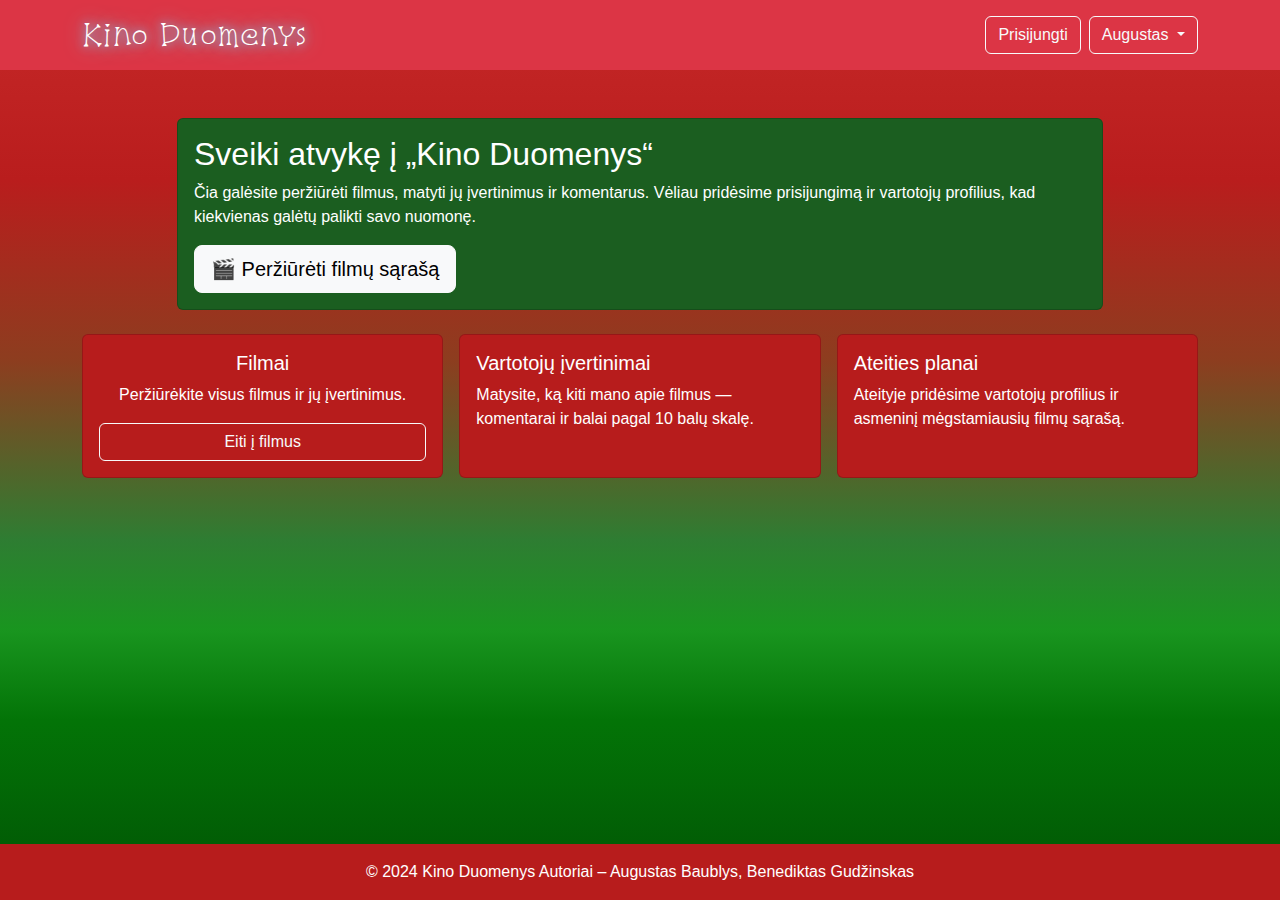
<file: Index.html>
<!doctype html>
<html lang="lt">
<head>
    <meta charset="utf-8">
    <meta name="viewport" content="width=device-width, initial-scale=1">
    <title>Kino Duomenys</title>
    <link href="https://fonts.googleapis.com/css2?family=Snowburst+One&display=swap" rel="stylesheet">
    <link href="https://cdn.jsdelivr.net/npm/bootstrap@5.3.0/dist/css/bootstrap.min.css" rel="stylesheet">
    <link rel="stylesheet" href="Styles.css">
</head>
<body>

<header class="bg-danger p-3 mb-4">
    <div class="container d-flex justify-content-between align-items-center">

        <!-- Kairė pusė: logotipas -->
        <h1 class="h3 m-0">
            <a href="index.html" class="text-white text-decoration-none">Kino Duomenys</a>
        </h1>

        <!-- Dešinė pusė: prisijungimas -->
        <div class="d-flex gap-2">
            <a href="login.html" class="btn btn-outline-light">Prisijungti</a>

            <div class="dropdown">
                <button class="btn btn-outline-light dropdown-toggle" type="button"
                        id="userDropdown" data-bs-toggle="dropdown" aria-expanded="false">
                    Augustas
                </button>

                <ul class="dropdown-menu dropdown-menu-end" aria-labelledby="userDropdown">
                    <li><a class="dropdown-item" href="#">Mano profilis</a></li>
                    <li><a class="dropdown-item" href="#">Mano vertinimai</a></li>
                    <li><hr class="dropdown-divider"></li>
                    <li><a class="dropdown-item text-danger" href="#">Atsijungti</a></li>
                </ul>
            </div>
        </div>
    </div>
</header>

<main class="container mt-4">

    <!-- VIRŠUTINĖ ŽALIA KORTA -->
    <section class="row justify-content-center mb-4">
        <div class="col-lg-10">
            <div class="card card-green">
                <div class="card-body">
                    <h2 class="card-title">Sveiki atvykę į „Kino Duomenys“</h2>
                    <p class="card-text">
                        Čia galėsite peržiūrėti filmus, matyti jų įvertinimus ir komentarus.
                        Vėliau pridėsime prisijungimą ir vartotojų profilius, kad kiekvienas galėtų palikti savo nuomonę.
                    </p>
                    <a href="movies.html" class="btn btn-light btn-lg">
                        🎬 Peržiūrėti filmų sąrašą
                    </a>
                </div>
            </div>
        </div>
    </section>

    <!-- APATINĖS 3 RAUDONOS KORTELĖS -->
    <section class="row g-3">

        <!-- 1 kortelė -->
        <div class="col-md-4">
            <div class="card h-100 card-red">
                <div class="card-body text-center">
                    <h5 class="card-title">Filmai</h5>
                    <p class="card-text">
                        Peržiūrėkite visus filmus ir jų įvertinimus.
                    </p>
                    <a href="movies.html" class="btn btn-outline-light w-100">
                        Eiti į filmus
                    </a>
                </div>
            </div>
        </div>

        <!-- 2 kortelė -->
        <div class="col-md-4">
            <div class="card h-100 card-red">
                <div class="card-body">
                    <h5 class="card-title">Vartotojų įvertinimai</h5>
                    <p class="card-text">
                        Matysite, ką kiti mano apie filmus — komentarai ir balai pagal 10 balų skalę.
                    </p>
                </div>
            </div>
        </div>

        <!-- 3 kortelė -->
        <div class="col-md-4">
            <div class="card h-100 card-red">
                <div class="card-body">
                    <h5 class="card-title">Ateities planai</h5>
                    <p class="card-text">
                        Ateityje pridėsime vartotojų profilius ir asmeninį mėgstamiausių filmų sąrašą.
                    </p>
                </div>
            </div>
        </div>

    </section>
</main>

<footer class="text-center text-lg-start mt-4">
    <div class="text-center p-3">
        © 2024 Kino Duomenys Autoriai – Augustas Baublys, Benediktas Gudžinskas
    </div>
</footer>

<script src="https://cdn.jsdelivr.net/npm/bootstrap@5.3.0/dist/js/bootstrap.bundle.min.js"></script>
</body>
</html>
</file>
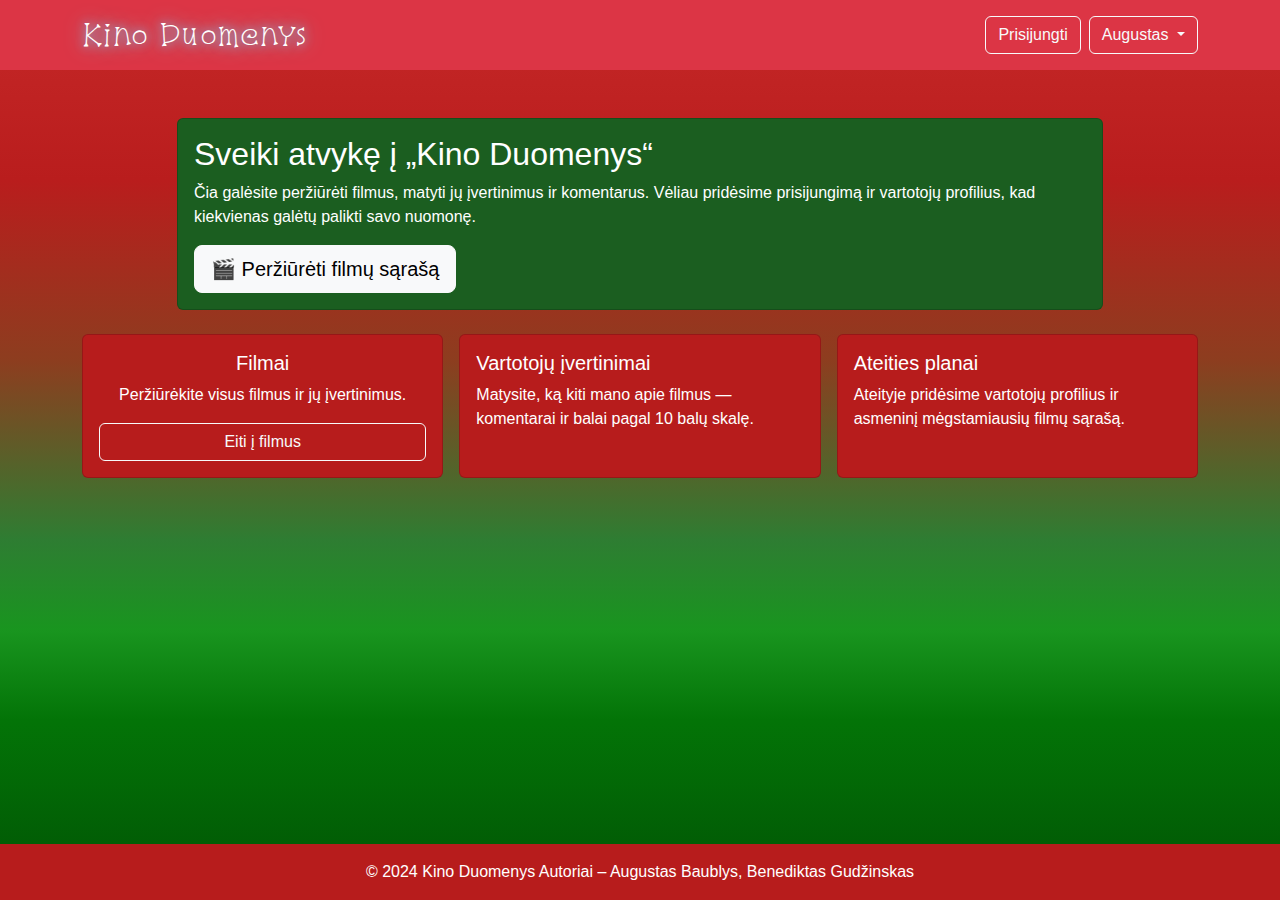
<file: TikHTMLAugio/Index.html>
<!doctype html>
<html lang="lt">
<head>
    <meta charset="utf-8">
    <meta name="viewport" content="width=device-width, initial-scale=1">
    <title>Kino Duomenys</title>
    <link href="https://fonts.googleapis.com/css2?family=Snowburst+One&display=swap" rel="stylesheet">
    <link href="https://cdn.jsdelivr.net/npm/bootstrap@5.3.0/dist/css/bootstrap.min.css" rel="stylesheet">
    <link rel="stylesheet" href="Styles.css">
</head>
<body>

<header class="bg-danger p-3 mb-4">
    <div class="container d-flex justify-content-between align-items-center">

        <!-- Kairė pusė: logotipas -->
        <h1 class="h3 m-0">
            <a href="index.html" class="text-white text-decoration-none">Kino Duomenys</a>
        </h1>

        <!-- Dešinė pusė: prisijungimas -->
        <div class="d-flex gap-2">
            <a href="login.html" class="btn btn-outline-light">Prisijungti</a>

            <div class="dropdown">
                <button class="btn btn-outline-light dropdown-toggle" type="button"
                        id="userDropdown" data-bs-toggle="dropdown" aria-expanded="false">
                    Augustas
                </button>

                <ul class="dropdown-menu dropdown-menu-end" aria-labelledby="userDropdown">
                    <li><a class="dropdown-item" href="#">Mano profilis</a></li>
                    <li><a class="dropdown-item" href="#">Mano vertinimai</a></li>
                    <li><hr class="dropdown-divider"></li>
                    <li><a class="dropdown-item text-danger" href="#">Atsijungti</a></li>
                </ul>
            </div>
        </div>
    </div>
</header>

<main class="container mt-4">

    <!-- VIRŠUTINĖ ŽALIA KORTA -->
    <section class="row justify-content-center mb-4">
        <div class="col-lg-10">
            <div class="card card-green">
                <div class="card-body">
                    <h2 class="card-title">Sveiki atvykę į „Kino Duomenys“</h2>
                    <p class="card-text">
                        Čia galėsite peržiūrėti filmus, matyti jų įvertinimus ir komentarus.
                        Vėliau pridėsime prisijungimą ir vartotojų profilius, kad kiekvienas galėtų palikti savo nuomonę.
                    </p>
                    <a href="movies.html" class="btn btn-light btn-lg">
                        🎬 Peržiūrėti filmų sąrašą
                    </a>
                </div>
            </div>
        </div>
    </section>

    <!-- APATINĖS 3 RAUDONOS KORTELĖS -->
    <section class="row g-3">

        <!-- 1 kortelė -->
        <div class="col-md-4">
            <div class="card h-100 card-red">
                <div class="card-body text-center">
                    <h5 class="card-title">Filmai</h5>
                    <p class="card-text">
                        Peržiūrėkite visus filmus ir jų įvertinimus.
                    </p>
                    <a href="movies.html" class="btn btn-outline-light w-100">
                        Eiti į filmus
                    </a>
                </div>
            </div>
        </div>

        <!-- 2 kortelė -->
        <div class="col-md-4">
            <div class="card h-100 card-red">
                <div class="card-body">
                    <h5 class="card-title">Vartotojų įvertinimai</h5>
                    <p class="card-text">
                        Matysite, ką kiti mano apie filmus — komentarai ir balai pagal 10 balų skalę.
                    </p>
                </div>
            </div>
        </div>

        <!-- 3 kortelė -->
        <div class="col-md-4">
            <div class="card h-100 card-red">
                <div class="card-body">
                    <h5 class="card-title">Ateities planai</h5>
                    <p class="card-text">
                        Ateityje pridėsime vartotojų profilius ir asmeninį mėgstamiausių filmų sąrašą.
                    </p>
                </div>
            </div>
        </div>

    </section>
</main>

<footer class="text-center text-lg-start mt-4">
    <div class="text-center p-3">
        © 2024 Kino Duomenys Autoriai – Augustas Baublys, Benediktas Gudžinskas
    </div>
</footer>

<script src="https://cdn.jsdelivr.net/npm/bootstrap@5.3.0/dist/js/bootstrap.bundle.min.js"></script>
</body>
</html>
</file>
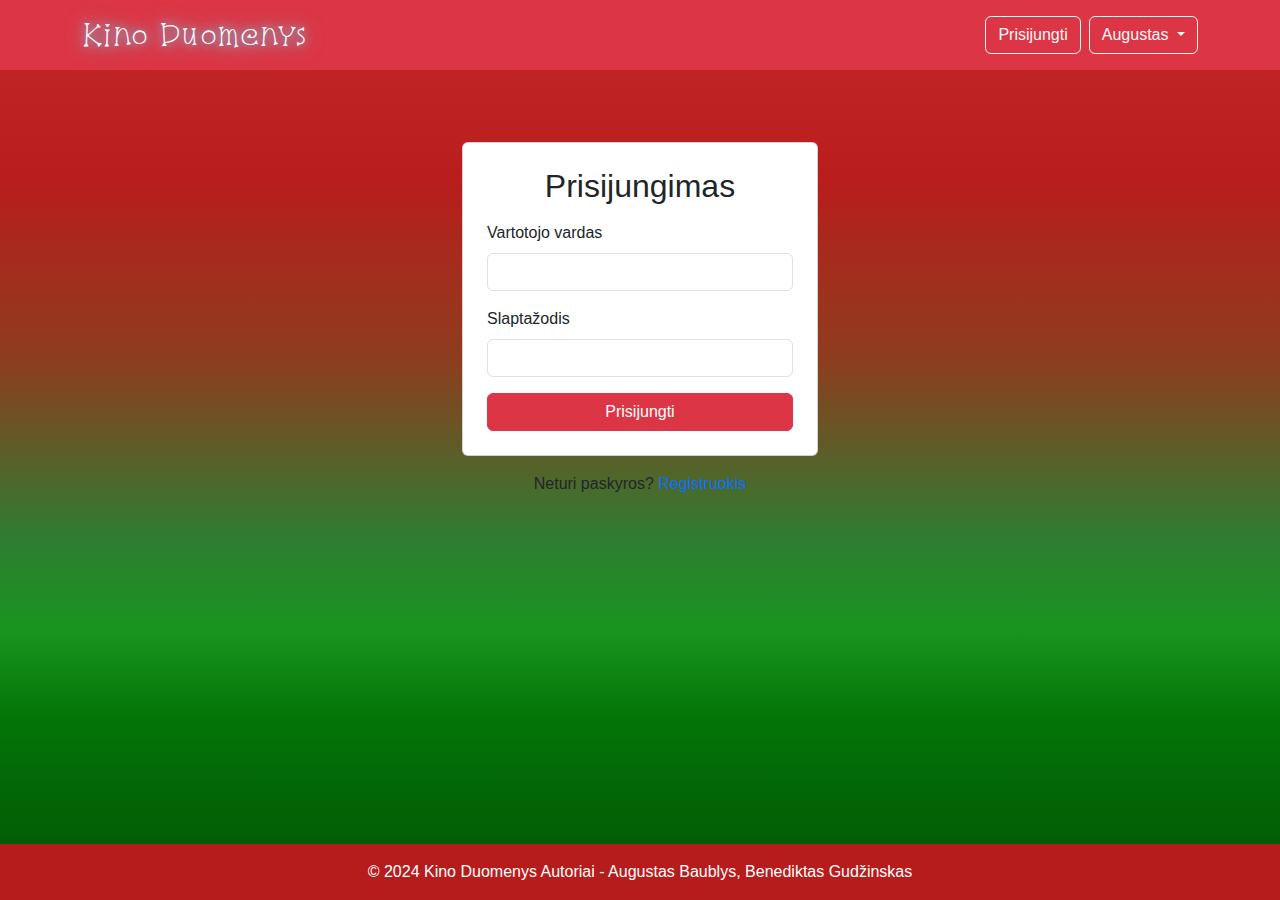
<file: login.html>
<!doctype html>
<html lang="lt">
<head>
    <meta charset="utf-8">
    <meta name="viewport" content="width=device-width, initial-scale=1">
    <title>Kino Duomenys – Prisijungimas</title>
    <link href="https://fonts.googleapis.com/css2?family=Snowburst+One&display=swap" rel="stylesheet">
    <link href="https://cdn.jsdelivr.net/npm/bootstrap@5.3.0/dist/css/bootstrap.min.css" rel="stylesheet">
    <link rel="stylesheet" href="Styles.css">
</head>
<body>
    <header class="bg-danger p-3 mb-4">
        <div class="container d-flex justify-content-between align-items-center">
            <!-- Kairė pusė -->
            <h1 class="h3 m-0">
                <a href="index.html" class="text-white text-decoration-none">Kino Duomenys</a>
            </h1>

            <!-- Dešinė pusė -->
            <div class="d-flex gap-2">
                <a href="login.html" class="btn btn-outline-light">Prisijungti</a>

                <div class="dropdown">
                    <button class="btn btn-outline-light dropdown-toggle" type="button"
                            id="userDropdown" data-bs-toggle="dropdown" aria-expanded="false">
                        Augustas
                    </button>
                    <ul class="dropdown-menu dropdown-menu-end" aria-labelledby="userDropdown">
                        <li><a class="dropdown-item" href="#">Mano profilis</a></li>
                        <li><a class="dropdown-item" href="#">Mano vertinimai</a></li>
                        <li><hr class="dropdown-divider"></li>
                        <li><a class="dropdown-item text-danger" href="logout.php">Atsijungti</a></li>
                    </ul>
                </div>
            </div>
        </div>
    </header>

    <!-- ČIA PRIDĖTAS MAIN -->
    <main class="container">
        <div class="row justify-content-center mt-5">
            <div class="col-md-4">
                <div class="card p-4">
                    <h2 class="mb-3 text-center">Prisijungimas</h2>

                    <!-- Čia vėliau darysi tikrą login formą -->
                    <form>
                        <div class="mb-3">
                            <label for="username" class="form-label">Vartotojo vardas</label>
                            <input type="text" id="username" class="form-control">
                        </div>
                        <div class="mb-3">
                            <label for="password" class="form-label">Slaptažodis</label>
                            <input type="password" id="password" class="form-control">
                        </div>
                        <button type="submit" class="btn btn-danger w-100">Prisijungti</button>
                    </form>

                </div>
            </div>
        </div>
        <p class="text-center mt-3">
             Neturi paskyros?
            <a href="register.html" class="text-decoration-none">Registruokis</a>
        </p>
    </main>
    <!-- MAIN PABAIGA -->

    <footer class="text-center text-lg-start mt-4">
        <div class="text-center p-3">
            © 2024 Kino Duomenys
            Autoriai - Augustas Baublys, Benediktas Gudžinskas
        </div>
    </footer>

    <script src="https://cdn.jsdelivr.net/npm/bootstrap@5.3.0/dist/js/bootstrap.bundle.min.js"></script>
</body>
</html>
</file>
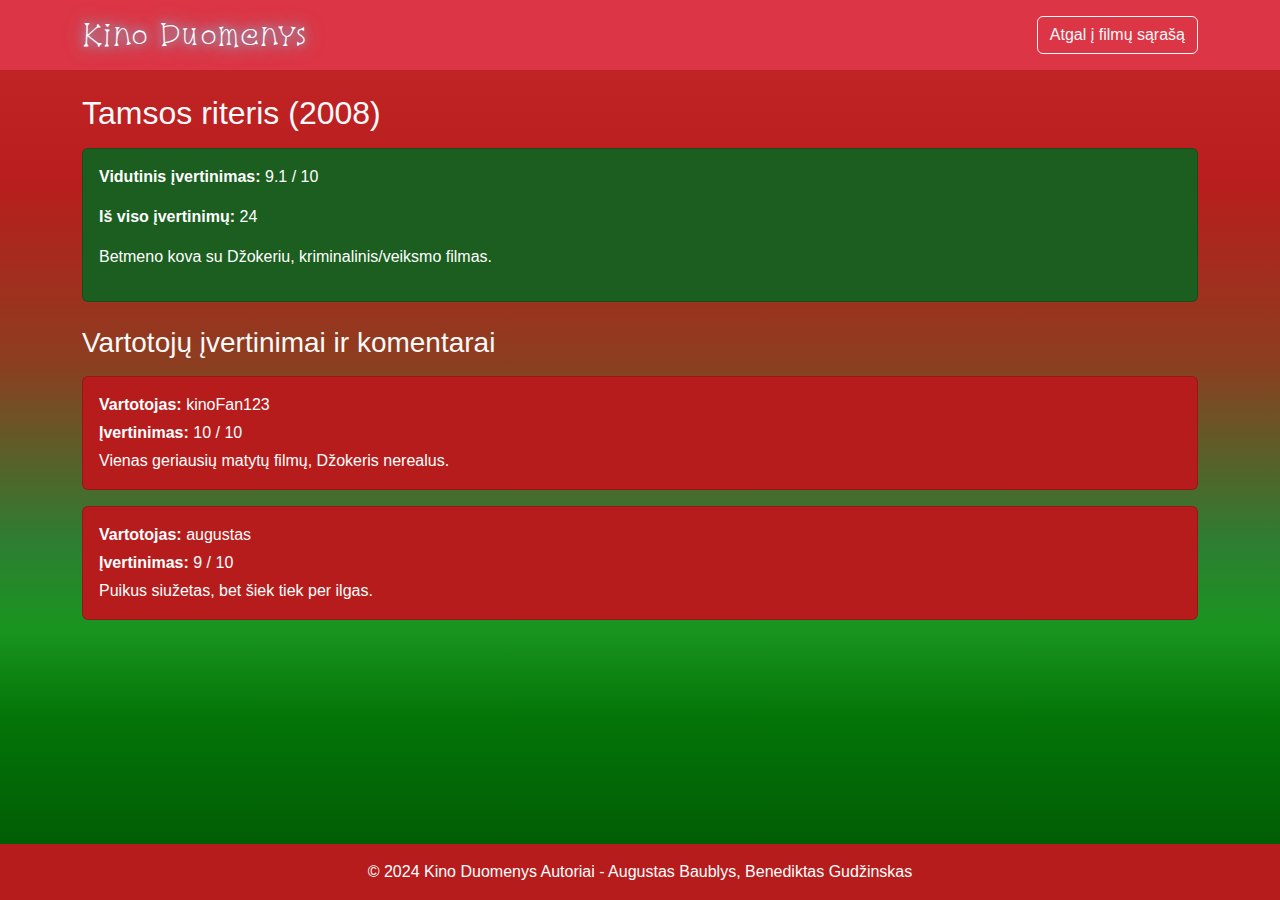
<file: movie.html>
<!doctype html>
<html lang="lt">
<head>
    <meta charset="utf-8">
    <meta name="viewport" content="width=device-width, initial-scale=1">
    <title>Filmo įvertinimai – Kino Duomenys</title>
    <link href="https://fonts.googleapis.com/css2?family=Snowburst+One&display=swap" rel="stylesheet">
    <link href="https://cdn.jsdelivr.net/npm/bootstrap@5.3.0/dist/css/bootstrap.min.css" rel="stylesheet">
    <link rel="stylesheet" href="Styles.css">
</head>
<body>

<header class="bg-danger p-3 mb-4">
    <div class="container d-flex justify-content-between align-items-center">
        
        <!-- Logotipas -->
        <h1 class="h3 m-0">
            <a href="index.html" class="text-white text-decoration-none">Kino Duomenys</a>
        </h1>

        <!-- Grįžimo mygtukas -->
        <a href="movies.html" class="btn btn-outline-light">Atgal į filmų sąrašą</a>
    </div>
</header>

<main class="container">

    <!-- Filmo pavadinimas -->
    <h2 class="text-light mb-3">Tamsos riteris (2008)</h2>

    <!-- VIRŠUTINĖ ŽALIA KORTA -->
    <div class="card mb-4 card-green">
        <div class="card-body">
            <p><strong>Vidutinis įvertinimas:</strong> 9.1 / 10</p>
            <p><strong>Iš viso įvertinimų:</strong> 24</p>
            <p>Betmeno kova su Džokeriu, kriminalinis/veiksmo filmas.</p>
        </div>
    </div>

    <!-- Sekcija: komentarai -->
    <h3 class="text-light mb-3">Vartotojų įvertinimai ir komentarai</h3>

    <!-- KOMENTARAI – RAUDONOS kortos -->
    <div class="card mb-3 card-red">
        <div class="card-body">
            <p class="mb-1"><strong>Vartotojas:</strong> kinoFan123</p>
            <p class="mb-1"><strong>Įvertinimas:</strong> 10 / 10</p>
            <p class="mb-0">Vienas geriausių matytų filmų, Džokeris nerealus.</p>
        </div>
    </div>

    <div class="card mb-3 card-red">
        <div class="card-body">
            <p class="mb-1"><strong>Vartotojas:</strong> augustas</p>
            <p class="mb-1"><strong>Įvertinimas:</strong> 9 / 10</p>
            <p class="mb-0">Puikus siužetas, bet šiek tiek per ilgas.</p>
        </div>
    </div>

</main>

<footer class="text-center text-lg-start mt-4">
    <div class="text-center p-3">
        © 2024 Kino Duomenys
        Autoriai - Augustas Baublys, Benediktas Gudžinskas
    </div>
</footer>

<script src="https://cdn.jsdelivr.net/npm/bootstrap@5.3.0/dist/js/bootstrap.bundle.min.js"></script>
</body>
</html>
</file>
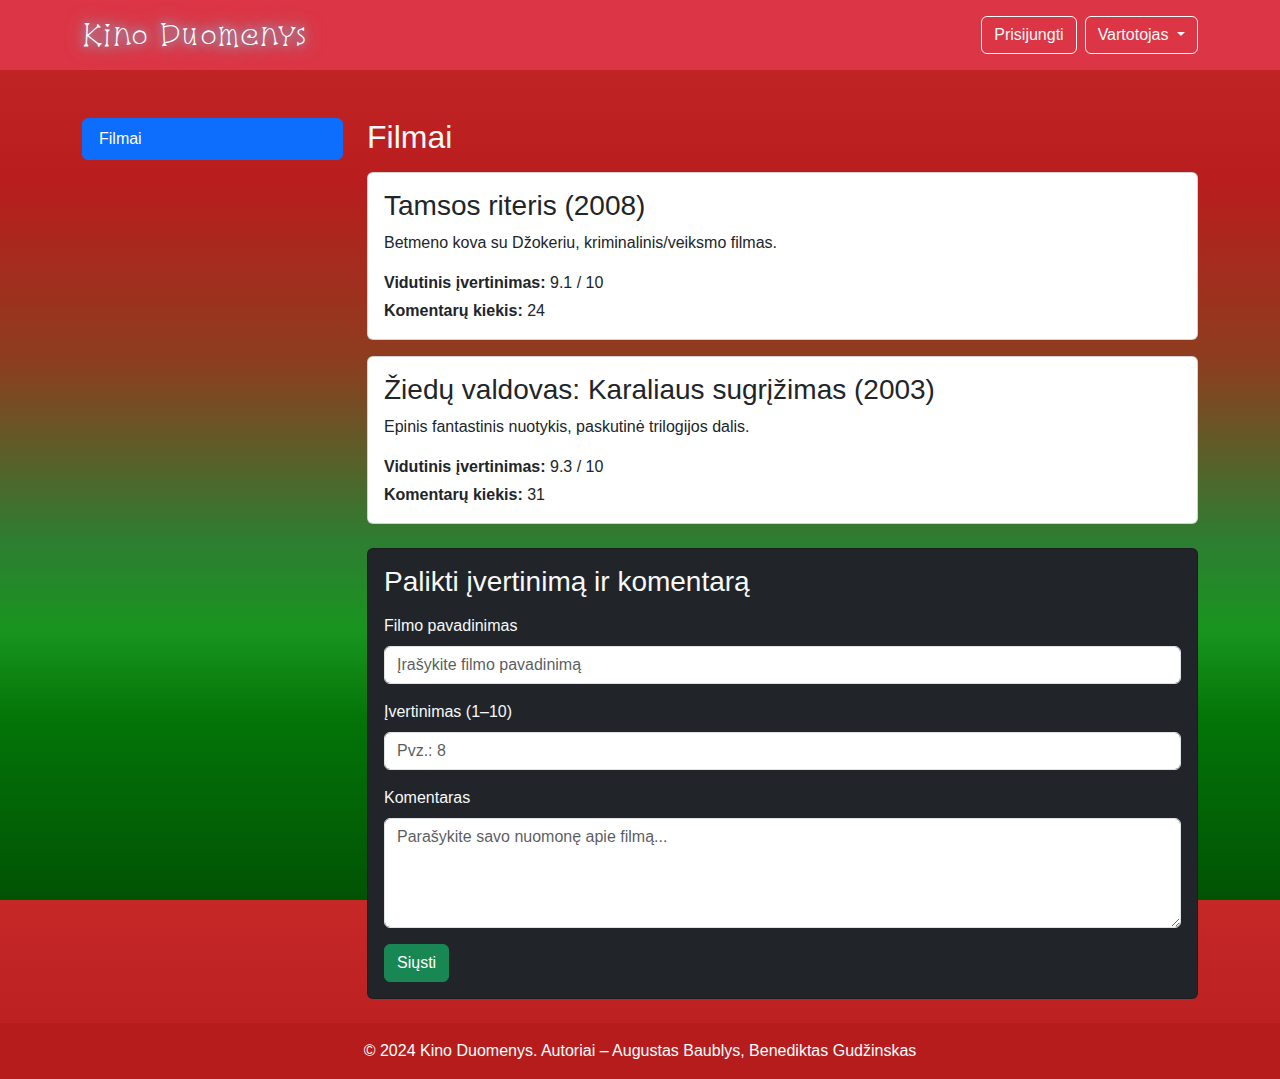
<file: movies.html>
<!doctype html>
<html lang="lt">
<head>
    <meta charset="utf-8">
    <meta name="viewport" content="width=device-width, initial-scale=1">
    <title>Filmai – Kino Duomenys</title>
    <link href="https://fonts.googleapis.com/css2?family=Snowburst+One&display=swap" rel="stylesheet">
    <link href="https://cdn.jsdelivr.net/npm/bootstrap@5.3.0/dist/css/bootstrap.min.css" rel="stylesheet">
    <link rel="stylesheet" href="Styles.css">
</head>
<body>

<header class="bg-danger p-3 mb-4">
    <div class="container d-flex justify-content-between align-items-center">
        <h1 class="h3 m-0">
            <a href="index.html" class="text-white text-decoration-none">Kino Duomenys</a>
        </h1>

        <div class="d-flex gap-2">
            <a href="login.html" class="btn btn-outline-light">Prisijungti</a>

            <div class="dropdown">
                <button class="btn btn-outline-light dropdown-toggle" type="button"
                        id="userDropdown" data-bs-toggle="dropdown" aria-expanded="false">
                    Vartotojas
                </button>
                <ul class="dropdown-menu dropdown-menu-end" aria-labelledby="userDropdown">
                    <li><a class="dropdown-item" href="#">Mano profilis</a></li>
                    <li><a class="dropdown-item" href="#">Mano vertinimai</a></li>
                    <li><hr class="dropdown-divider"></li>
                    <li><a class="dropdown-item text-danger" href="#">Atsijungti</a></li>
                </ul>
            </div>
        </div>
    </div>
</header>

<main class="container mt-4">
    <div class="row">

        <!-- Kairys meniu -->
        <aside class="col-md-3 mb-3">
            <div class="list-group">
                <a href="movies.html" class="list-group-item list-group-item-action active">Filmai</a>
                <!-- Vėliau galėsi pridėti ir kitus punktus: Režisieriai, Aktoriai ir t.t. -->
            </div>
        </aside>

        <!-- Dešinė: filmų sąrašas ir įvertinimo forma -->
        <section class="col-md-9">

            <!-- Filmų sąrašas (kol kas statinis) -->
            <h2 class="mb-3 text-light">Filmai</h2>

            <!-- Tamsos riteris -->
            <a href="movie.html?id=1" class="text-decoration-none text-reset">
                <div class="card mb-3">
                    <div class="card-body">
                        <h3 class="card-title">Tamsos riteris (2008)</h3>
                        <p class="card-text">
                            Betmeno kova su Džokeriu, kriminalinis/veiksmo filmas.
                        </p>
                        <p class="mb-1"><strong>Vidutinis įvertinimas:</strong> 9.1 / 10</p>
                        <p class="mb-0"><strong>Komentarų kiekis:</strong> 24</p>
                    </div>
                </div>
            </a>

            <!-- Žiedų valdovas -->
            <a href="movie.html?id=2" class="text-decoration-none text-reset">
                <div class="card mb-4">
                    <div class="card-body">
                        <h3 class="card-title">Žiedų valdovas: Karaliaus sugrįžimas (2003)</h3>
                        <p class="card-text">
                            Epinis fantastinis nuotykis, paskutinė trilogijos dalis.
                        </p>
                        <p class="mb-1"><strong>Vidutinis įvertinimas:</strong> 9.3 / 10</p>
                        <p class="mb-0"><strong>Komentarų kiekis:</strong> 31</p>
                    </div>
                </div>
            </a>

            <!-- Vieta vartotojo įvertinimui ir komentarui -->
            <div class="card bg-dark text-light">
                <div class="card-body">
                    <h3 class="card-title mb-3">Palikti įvertinimą ir komentarą</h3>

                    <form action="#" method="post">
                        <!-- vėliau čia bus filmo pasirinkimas iš DB -->
                        <div class="mb-3">
                            <label for="movieTitle" class="form-label">Filmo pavadinimas</label>
                            <input type="text" id="movieTitle" name="movieTitle"
                                   class="form-control" placeholder="Įrašykite filmo pavadinimą">
                        </div>

                        <div class="mb-3">
                            <label for="rating" class="form-label">Įvertinimas (1–10)</label>
                            <input type="number" id="rating" name="rating" class="form-control"
                                   min="1" max="10" placeholder="Pvz.: 8">
                        </div>

                        <div class="mb-3">
                            <label for="comment" class="form-label">Komentaras</label>
                            <textarea id="comment" name="comment" rows="4" class="form-control"
                                      placeholder="Parašykite savo nuomonę apie filmą..."></textarea>
                        </div>

                        <button type="submit" class="btn btn-success">Siųsti</button>
                    </form>
                </div>
            </div>

        </section>
    </div>
</main>

<footer class="text-center text-lg-start mt-4">
    <div class="text-center p-3">
        © 2024 Kino Duomenys. Autoriai – Augustas Baublys, Benediktas Gudžinskas
    </div>
</footer>

<script src="https://cdn.jsdelivr.net/npm/bootstrap@5.3.0/dist/js/bootstrap.bundle.min.js"></script>
</body>
</html>
</file>
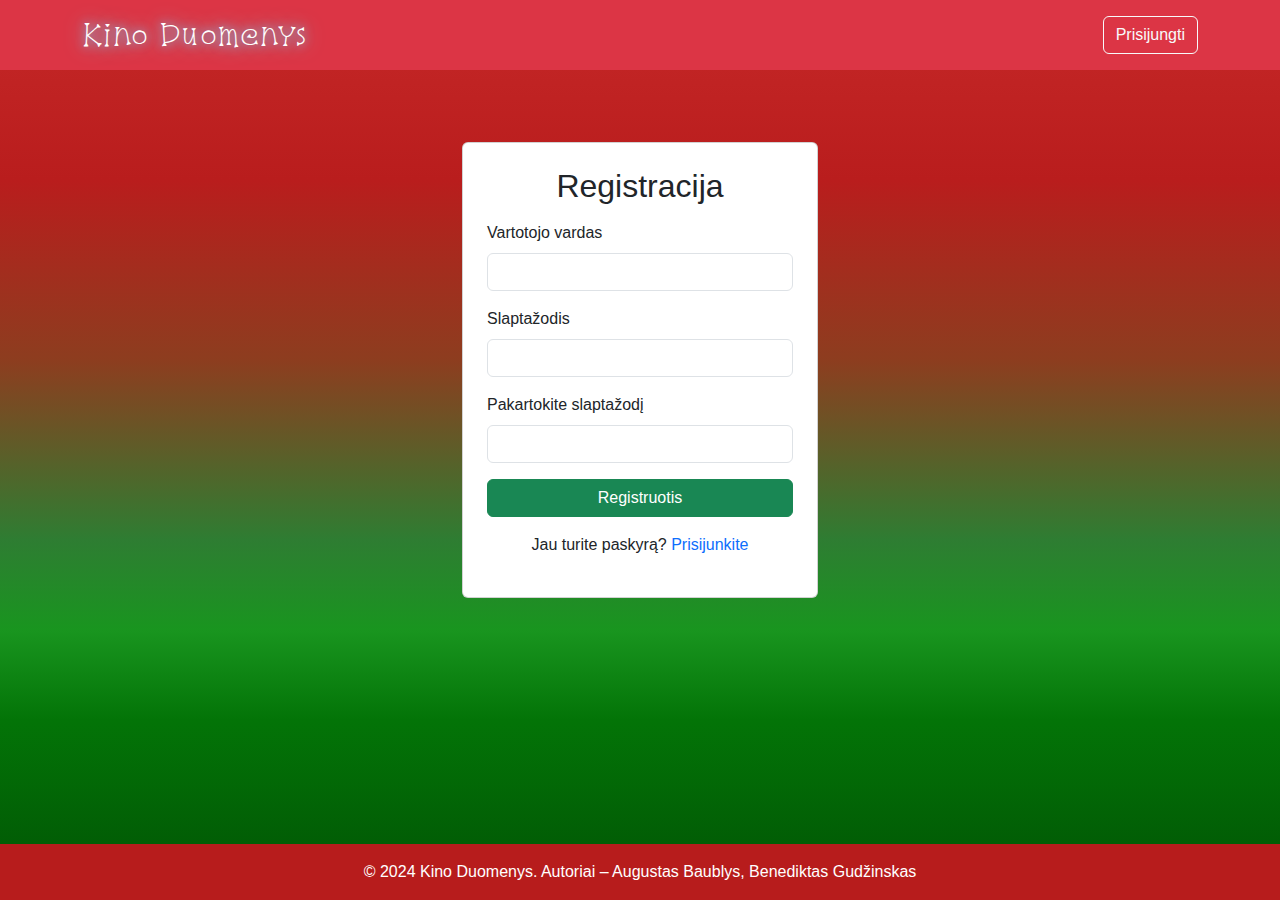
<file: register.html>
<!doctype html>
<html lang="lt">
<head>
    <meta charset="utf-8">
    <meta name="viewport" content="width=device-width, initial-scale=1">
    <title>Registracija – Kino Duomenys</title>
    <link href="https://fonts.googleapis.com/css2?family=Snowburst+One&display=swap" rel="stylesheet">
    <link href="https://cdn.jsdelivr.net/npm/bootstrap@5.3.0/dist/css/bootstrap.min.css" rel="stylesheet">
    <link rel="stylesheet" href="Styles.css">
</head>
<body>

<header class="bg-danger p-3 mb-4">
    <div class="container d-flex justify-content-between align-items-center">
        <h1 class="h3 m-0">
            <a href="index.html" class="text-white text-decoration-none">Kino Duomenys</a>
        </h1>
        <a href="login.html" class="btn btn-outline-light">Prisijungti</a>
    </div>
</header>

<main class="container">
    <div class="row justify-content-center mt-5">
        <div class="col-md-4">
            <div class="card p-4">
                <h2 class="mb-3 text-center">Registracija</h2>

                <form action="#" method="post">
                    <div class="mb-3">
                        <label for="username" class="form-label">Vartotojo vardas</label>
                        <input type="text" id="username" class="form-control" required>
                    </div>

                    <div class="mb-3">
                        <label for="password" class="form-label">Slaptažodis</label>
                        <input type="password" id="password" class="form-control" required>
                    </div>

                    <div class="mb-3">
                        <label for="password2" class="form-label">Pakartokite slaptažodį</label>
                        <input type="password" id="password2" class="form-control" required>
                    </div>

                    <button type="submit" class="btn btn-success w-100">Registruotis</button>
                </form>

                <p class="text-center mt-3">
                    Jau turite paskyrą?
                    <a href="login.html" class="text-decoration-none">Prisijunkite</a>
                </p>
            </div>
        </div>
    </div>
</main>

<footer class="text-center text-lg-start mt-4">
    <div class="text-center p-3">
        © 2024 Kino Duomenys. Autoriai – Augustas Baublys, Benediktas Gudžinskas
    </div>
</footer>

<script src="https://cdn.jsdelivr.net/npm/bootstrap@5.3.0/dist/js/bootstrap.bundle.min.js"></script>
</body>
</html>
</file>
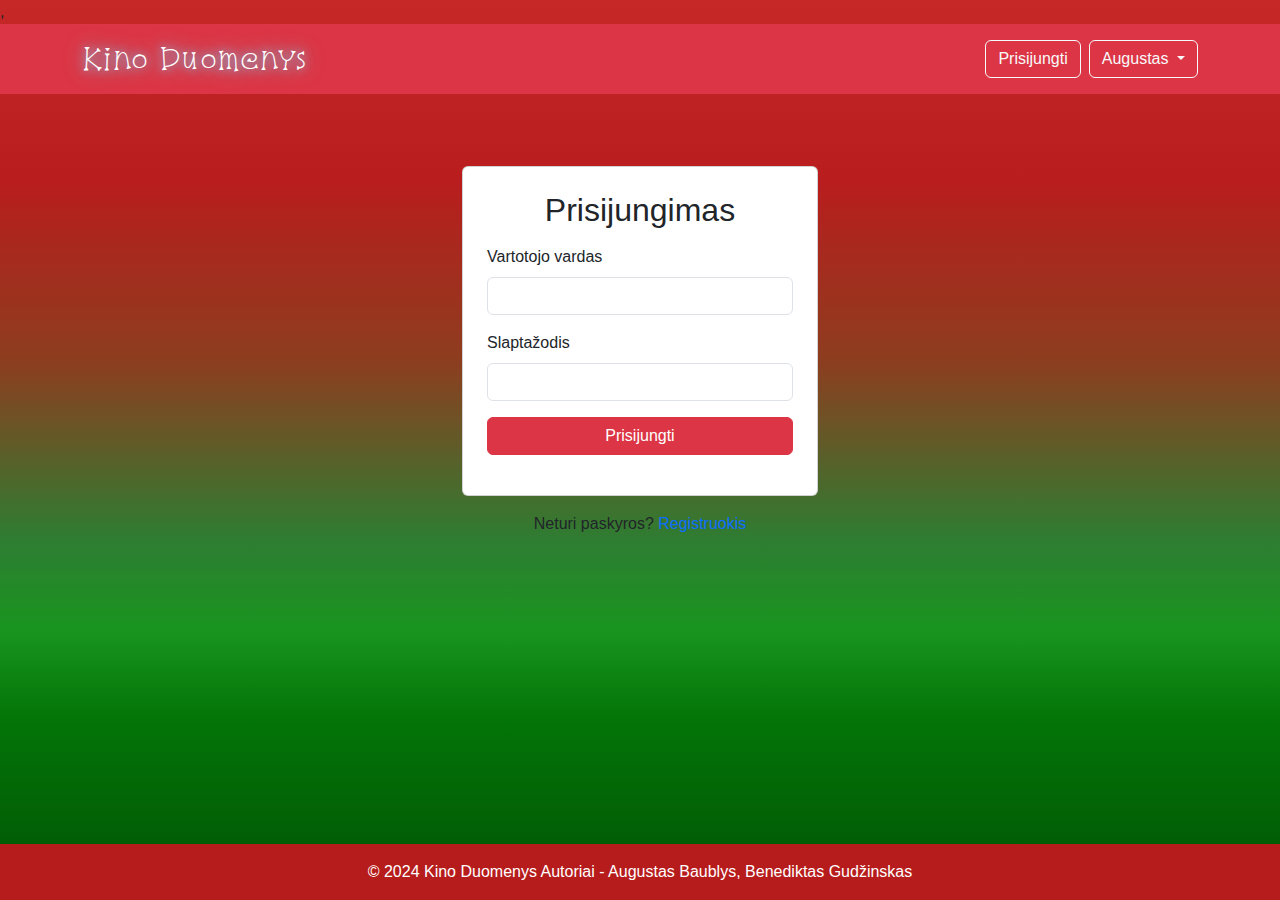
<file: TikHTMLAugio/login.html>
,<!doctype html>
<html lang="lt">
<head>
    <meta charset="utf-8">
    <meta name="viewport" content="width=device-width, initial-scale=1">
    <title>Kino Duomenys – Prisijungimas</title>
    <link href="https://fonts.googleapis.com/css2?family=Snowburst+One&display=swap" rel="stylesheet">
    <link href="https://cdn.jsdelivr.net/npm/bootstrap@5.3.0/dist/css/bootstrap.min.css" rel="stylesheet">
    <link rel="stylesheet" href="Styles.css">
</head>
<body>
    <header class="bg-danger p-3 mb-4">
        <div class="container d-flex justify-content-between align-items-center">
            <!-- Kairė pusė -->
            <h1 class="h3 m-0">
                <a href="index.html" class="text-white text-decoration-none">Kino Duomenys</a>
            </h1>

            <!-- Dešinė pusė -->
            <div class="d-flex gap-2">
                <a href="login.html" class="btn btn-outline-light">Prisijungti</a>

                <div class="dropdown">
                    <button class="btn btn-outline-light dropdown-toggle" type="button"
                            id="userDropdown" data-bs-toggle="dropdown" aria-expanded="false">
                        Augustas
                    </button>
                    <ul class="dropdown-menu dropdown-menu-end" aria-labelledby="userDropdown">
                        <li><a class="dropdown-item" href="#">Mano profilis</a></li>
                        <li><a class="dropdown-item" href="#">Mano vertinimai</a></li>
                        <li><hr class="dropdown-divider"></li>
                        <li><a class="dropdown-item text-danger" href="logout.php">Atsijungti</a></li>
                    </ul>
                </div>
            </div>
        </div>
    </header>

    <!-- ČIA PRIDĖTAS MAIN -->
    <main class="container">
        <div class="row justify-content-center mt-5">
            <div class="col-md-4">
                <div class="card p-4">
                    <h2 class="mb-3 text-center">Prisijungimas</h2>

                    <!-- Čia vėliau darysi tikrą login formą -->
                    <form>
                        <div class="mb-3">
                            <label for="username" class="form-label">Vartotojo vardas</label>
                            <input type="text" id="username" class="form-control">
                        </div>
                        <div class="mb-3">
                            <label for="password" class="form-label">Slaptažodis</label>
                            <input type="password" id="password" class="form-control">
                        </div>
                        <button type="submit" class="btn btn-danger w-100">Prisijungti</button>
                    </form>

                </div>
            </div>
        </div>
        <p class="text-center mt-3">
             Neturi paskyros?
            <a href="register.html" class="text-decoration-none">Registruokis</a>
        </p>
    </main>
    <!-- MAIN PABAIGA -->

    <footer class="text-center text-lg-start mt-4">
        <div class="text-center p-3">
            © 2024 Kino Duomenys
            Autoriai - Augustas Baublys, Benediktas Gudžinskas
        </div>
    </footer>

    <script src="https://cdn.jsdelivr.net/npm/bootstrap@5.3.0/dist/js/bootstrap.bundle.min.js"></script>
</body>
</html>
</file>
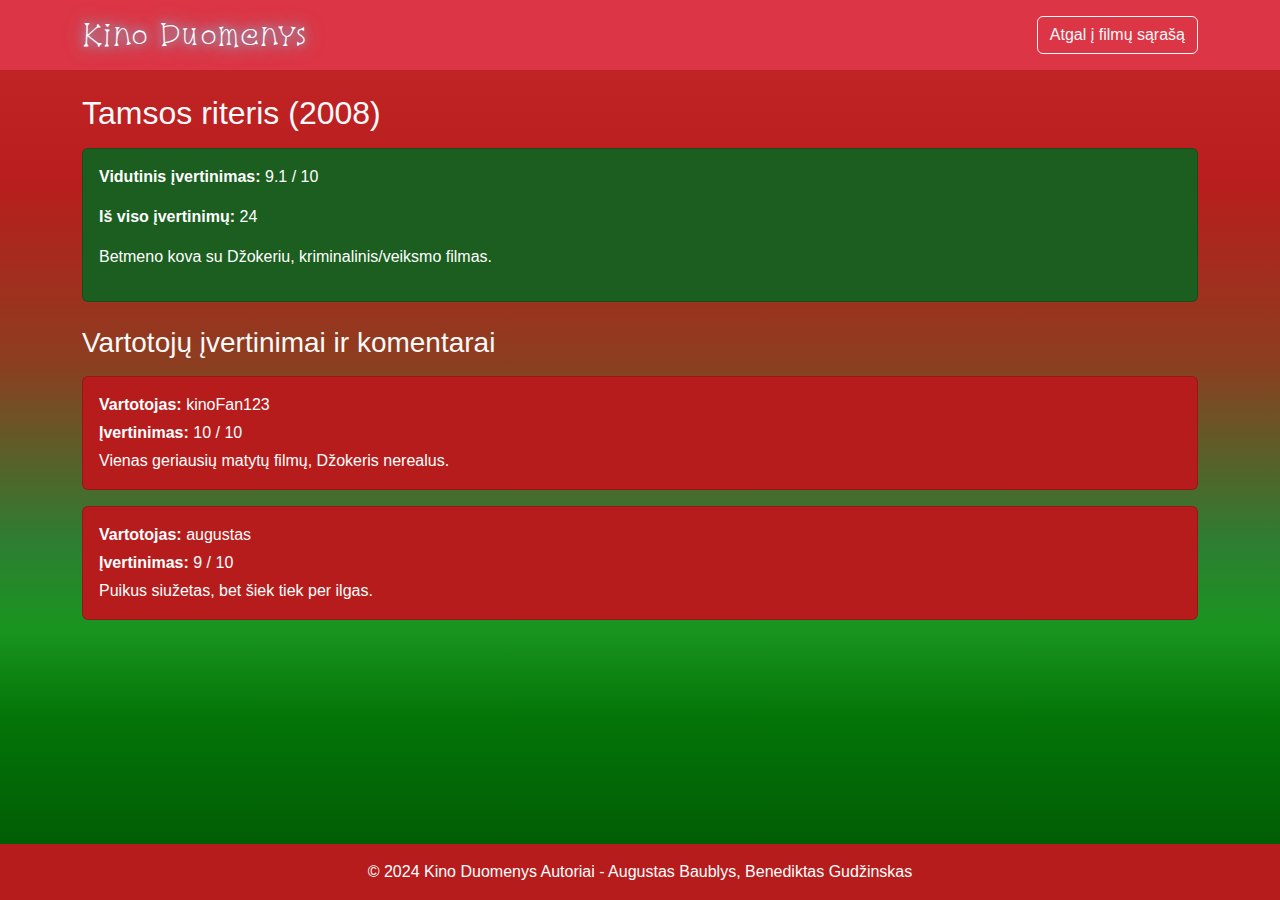
<file: TikHTMLAugio/movie.html>
<!doctype html>
<html lang="lt">
<head>
    <meta charset="utf-8">
    <meta name="viewport" content="width=device-width, initial-scale=1">
    <title>Filmo įvertinimai – Kino Duomenys</title>
    <link href="https://fonts.googleapis.com/css2?family=Snowburst+One&display=swap" rel="stylesheet">
    <link href="https://cdn.jsdelivr.net/npm/bootstrap@5.3.0/dist/css/bootstrap.min.css" rel="stylesheet">
    <link rel="stylesheet" href="Styles.css">
</head>
<body>

<header class="bg-danger p-3 mb-4">
    <div class="container d-flex justify-content-between align-items-center">
        
        <!-- Logotipas -->
        <h1 class="h3 m-0">
            <a href="index.html" class="text-white text-decoration-none">Kino Duomenys</a>
        </h1>

        <!-- Grįžimo mygtukas -->
        <a href="movies.html" class="btn btn-outline-light">Atgal į filmų sąrašą</a>
    </div>
</header>

<main class="container">

    <!-- Filmo pavadinimas -->
    <h2 class="text-light mb-3">Tamsos riteris (2008)</h2>

    <!-- VIRŠUTINĖ ŽALIA KORTA -->
    <div class="card mb-4 card-green">
        <div class="card-body">
            <p><strong>Vidutinis įvertinimas:</strong> 9.1 / 10</p>
            <p><strong>Iš viso įvertinimų:</strong> 24</p>
            <p>Betmeno kova su Džokeriu, kriminalinis/veiksmo filmas.</p>
        </div>
    </div>

    <!-- Sekcija: komentarai -->
    <h3 class="text-light mb-3">Vartotojų įvertinimai ir komentarai</h3>

    <!-- KOMENTARAI – RAUDONOS kortos -->
    <div class="card mb-3 card-red">
        <div class="card-body">
            <p class="mb-1"><strong>Vartotojas:</strong> kinoFan123</p>
            <p class="mb-1"><strong>Įvertinimas:</strong> 10 / 10</p>
            <p class="mb-0">Vienas geriausių matytų filmų, Džokeris nerealus.</p>
        </div>
    </div>

    <div class="card mb-3 card-red">
        <div class="card-body">
            <p class="mb-1"><strong>Vartotojas:</strong> augustas</p>
            <p class="mb-1"><strong>Įvertinimas:</strong> 9 / 10</p>
            <p class="mb-0">Puikus siužetas, bet šiek tiek per ilgas.</p>
        </div>
    </div>

</main>

<footer class="text-center text-lg-start mt-4">
    <div class="text-center p-3">
        © 2024 Kino Duomenys
        Autoriai - Augustas Baublys, Benediktas Gudžinskas
    </div>
</footer>

<script src="https://cdn.jsdelivr.net/npm/bootstrap@5.3.0/dist/js/bootstrap.bundle.min.js"></script>
</body>
</html>
</file>
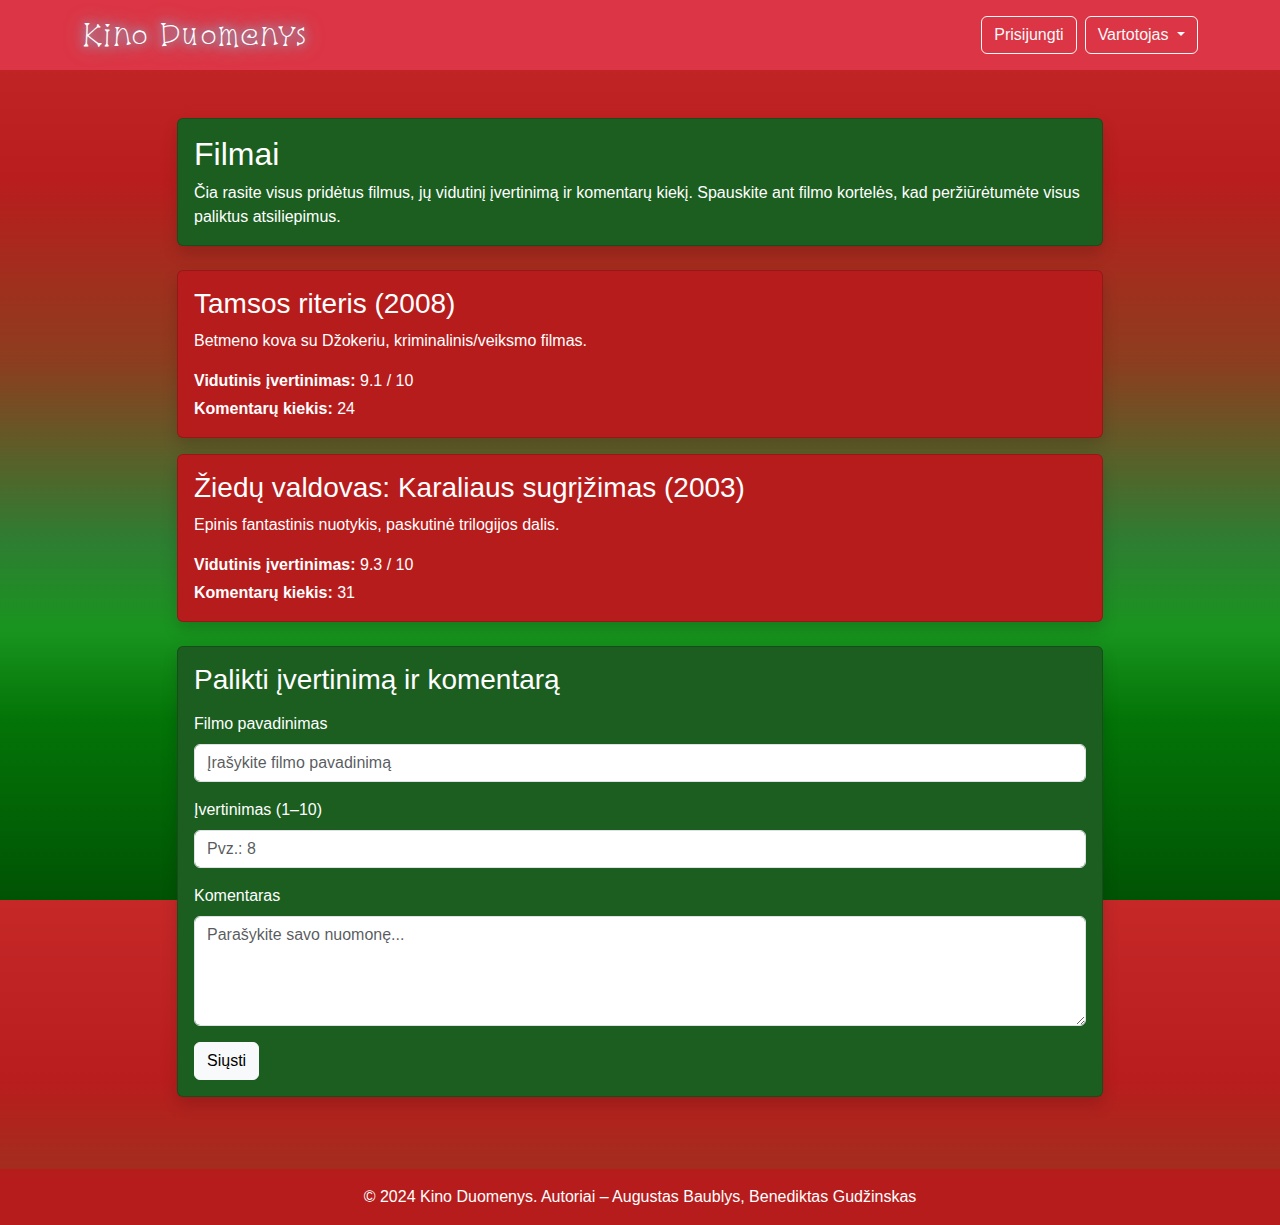
<file: TikHTMLAugio/movies.html>
<!doctype html>
<html lang="lt">

<head>
    <meta charset="utf-8">
    <meta name="viewport" content="width=device-width, initial-scale=1">
    <title>Filmai – Kino Duomenys</title>
    <link href="https://fonts.googleapis.com/css2?family=Snowburst+One&display=swap" rel="stylesheet">
    <link href="https://cdn.jsdelivr.net/npm/bootstrap@5.3.0/dist/css/bootstrap.min.css" rel="stylesheet">
    <link rel="stylesheet" href="Styles.css">
</head>
<body>

<header class="bg-danger p-3 mb-4">
    <div class="container d-flex justify-content-between align-items-center">
        <h1 class="h3 m-0">
            <a href="index.html" class="text-white text-decoration-none">Kino Duomenys</a>
        </h1>

        <div class="d-flex gap-2">
            <a href="login.html" class="btn btn-outline-light">Prisijungti</a>

            <div class="dropdown">
                <button class="btn btn-outline-light dropdown-toggle" type="button"
                        id="userDropdown" data-bs-toggle="dropdown" aria-expanded="false">
                    Vartotojas
                </button>
                <ul class="dropdown-menu dropdown-menu-end" aria-labelledby="userDropdown">
                    <li><a class="dropdown-item" href="#">Mano profilis</a></li>
                    <li><a class="dropdown-item" href="#">Mano vertinimai</a></li>
                    <li><hr class="dropdown-divider"></li>
                    <li><a class="dropdown-item text-danger" href="#">Atsijungti</a></li>
                </ul>
            </div>
        </div>
    </div>
</header>

<main class="container mt-4">
    <div class="row justify-content-center">
        <section class="col-lg-10">

            <!-- Viršutinė žalia informacinė korta -->
            <div class="card card-green mb-4 shadow">
                <div class="card-body">
                    <h2 class="card-title">Filmai</h2>
                    <p class="card-text mb-0">
                        Čia rasite visus pridėtus filmus, jų vidutinį įvertinimą ir komentarų kiekį.
                        Spauskite ant filmo kortelės, kad peržiūrėtumėte visus paliktus atsiliepimus.
                    </p>
                </div>
            </div>

            <!-- Filmų sąrašas -->
            <a href="movie.html?id=1" class="text-decoration-none text-reset">
                <div class="card mb-3 card-red shadow">
                    <div class="card-body">
                        <h3 class="card-title">Tamsos riteris (2008)</h3>
                        <p>Betmeno kova su Džokeriu, kriminalinis/veiksmo filmas.</p>
                        <p class="mb-1"><strong>Vidutinis įvertinimas:</strong> 9.1 / 10</p>
                        <p class="mb-0"><strong>Komentarų kiekis:</strong> 24</p>
                    </div>
                </div>
            </a>

            <a href="movie.html?id=2" class="text-decoration-none text-reset">
                <div class="card mb-4 card-red shadow">
                    <div class="card-body">
                        <h3 class="card-title">Žiedų valdovas: Karaliaus sugrįžimas (2003)</h3>
                        <p>Epinis fantastinis nuotykis, paskutinė trilogijos dalis.</p>
                        <p class="mb-1"><strong>Vidutinis įvertinimas:</strong> 9.3 / 10</p>
                        <p class="mb-0"><strong>Komentarų kiekis:</strong> 31</p>
                    </div>
                </div>
            </a>

            <!-- Įvertinimo forma -->
            <div class="card card-green shadow mb-5">
                <div class="card-body">
                    <h3 class="card-title mb-3">Palikti įvertinimą ir komentarą</h3>

                    <form action="#" method="post">
                        <div class="mb-3">
                            <label class="form-label">Filmo pavadinimas</label>
                            <input type="text" class="form-control" placeholder="Įrašykite filmo pavadinimą">
                        </div>

                        <div class="mb-3">
                            <label class="form-label">Įvertinimas (1–10)</label>
                            <input type="number" class="form-control" min="1" max="10" placeholder="Pvz.: 8">
                        </div>

                        <div class="mb-3">
                            <label class="form-label">Komentaras</label>
                            <textarea class="form-control" rows="4" placeholder="Parašykite savo nuomonę..."></textarea>
                        </div>

                        <button class="btn btn-light">Siųsti</button>
                    </form>
                </div>
            </div>

        </section>
    </div>
</main>

<footer class="text-center text-lg-start mt-4">
    <div class="text-center p-3">
        © 2024 Kino Duomenys. Autoriai – Augustas Baublys, Benediktas Gudžinskas
    </div>
</footer>

<script src="https://cdn.jsdelivr.net/npm/bootstrap@5.3.0/dist/js/bootstrap.bundle.min.js"></script>
</body>
</html>
</file>
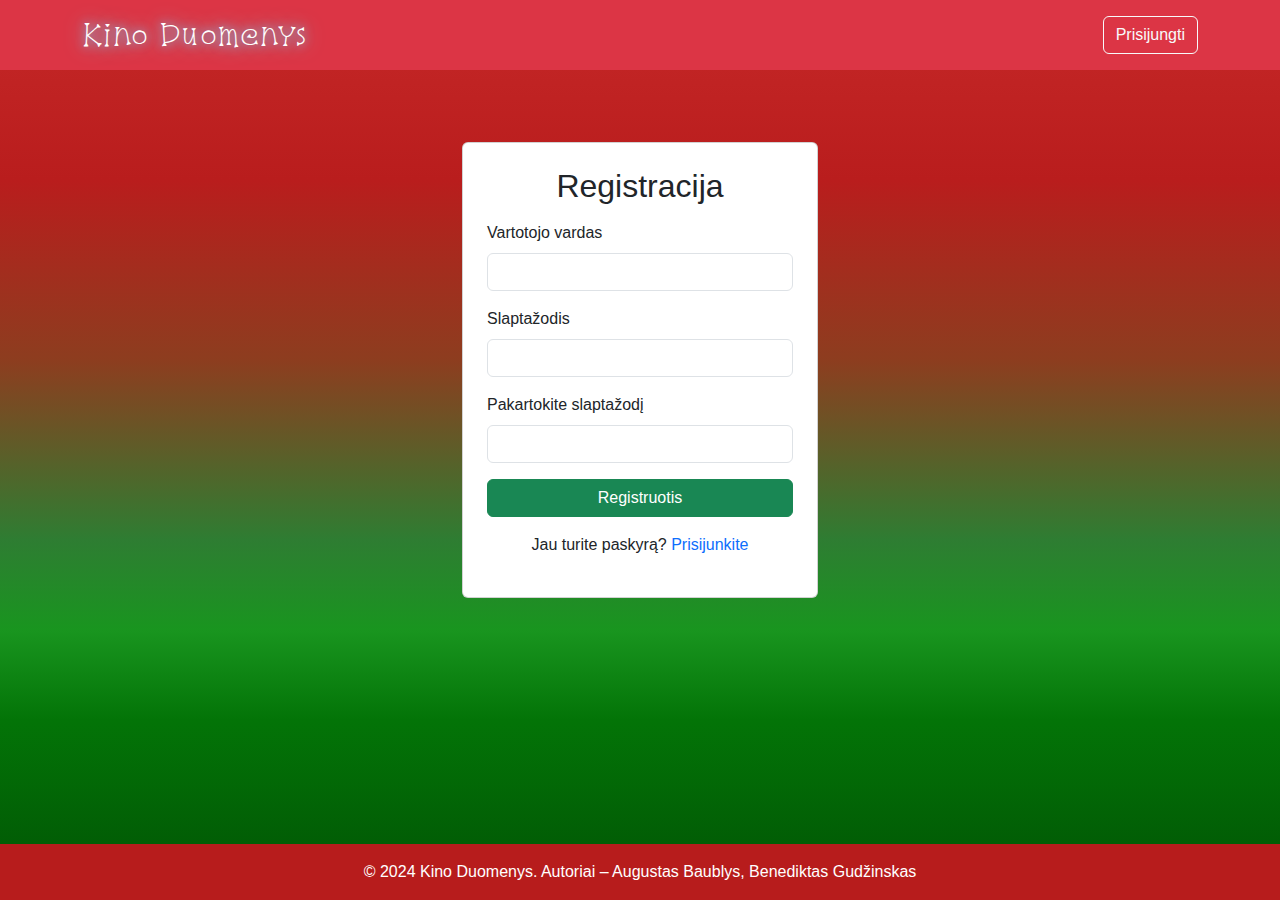
<file: TikHTMLAugio/register.html>
<!doctype html>
<html lang="lt">
<head>
    <meta charset="utf-8">
    <meta name="viewport" content="width=device-width, initial-scale=1">
    <title>Registracija – Kino Duomenys</title>
    <link href="https://fonts.googleapis.com/css2?family=Snowburst+One&display=swap" rel="stylesheet">
    <link href="https://cdn.jsdelivr.net/npm/bootstrap@5.3.0/dist/css/bootstrap.min.css" rel="stylesheet">
    <link rel="stylesheet" href="Styles.css">
</head>
<body>

<header class="bg-danger p-3 mb-4">
    <div class="container d-flex justify-content-between align-items-center">
        <h1 class="h3 m-0">
            <a href="index.html" class="text-white text-decoration-none">Kino Duomenys</a>
        </h1>
        <a href="login.html" class="btn btn-outline-light">Prisijungti</a>
    </div>
</header>

<main class="container">
    <div class="row justify-content-center mt-5">
        <div class="col-md-4">
            <div class="card p-4">
                <h2 class="mb-3 text-center">Registracija</h2>

                <form action="#" method="post">
                    <div class="mb-3">
                        <label for="username" class="form-label">Vartotojo vardas</label>
                        <input type="text" id="username" class="form-control" required>
                    </div>

                    <div class="mb-3">
                        <label for="password" class="form-label">Slaptažodis</label>
                        <input type="password" id="password" class="form-control" required>
                    </div>

                    <div class="mb-3">
                        <label for="password2" class="form-label">Pakartokite slaptažodį</label>
                        <input type="password" id="password2" class="form-control" required>
                    </div>

                    <button type="submit" class="btn btn-success w-100">Registruotis</button>
                </form>

                <p class="text-center mt-3">
                    Jau turite paskyrą?
                    <a href="login.html" class="text-decoration-none">Prisijunkite</a>
                </p>
            </div>
        </div>
    </div>
</main>

<footer class="text-center text-lg-start mt-4">
    <div class="text-center p-3">
        © 2024 Kino Duomenys. Autoriai – Augustas Baublys, Benediktas Gudžinskas
    </div>
</footer>

<script src="https://cdn.jsdelivr.net/npm/bootstrap@5.3.0/dist/js/bootstrap.bundle.min.js"></script>
</body>
</html>
</file>
<file: Styles.css>
Html, body  {
    margin: 0;
    padding: 0;
    height: 100%;
}


Body {
    display: flex;
    flex-direction: column;
    background: linear-gradient(
        to bottom, 
        #c62828 0%,
        #b91d1d 20%,
        #8d3d1f 40%,
        #2e7d32 60%,
        #19951f 70%,
        #037407 80%,
        #015304 100%
    );
    font-family: Arial, sans-serif;
}

Main {

    flex: 1;
}

footer {
    background-color: #b71c1c;
    color: white;
    text-align: center;
}

header{
    background-color: #c62828;
    color: white;
}
h1 {
    font-family: 'Snowburst One', cursive;
    color: #ffffff;
    text-shadow: 0px 0px 10px #71d6ff, 0px 0px 20px #71d6ff;
}
.card-green {
    background-color: #1b5e20 !important; /* tamsiai žalia */
    color: white !important;
}

.card-red {
    background-color: #b71c1c !important; /* tamsiai raudona */
    color: white !important;
}
</file>
<file: TikHTMLAugio/Styles.css>
Html, body  {
    margin: 0;
    padding: 0;
    height: 100%;
}


Body {
    display: flex;
    flex-direction: column;
    background: linear-gradient(
        to bottom, 
        #c62828 0%,
        #b91d1d 20%,
        #8d3d1f 40%,
        #2e7d32 60%,
        #19951f 70%,
        #037407 80%,
        #015304 100%
    );
    font-family: Arial, sans-serif;
}

Main {

    flex: 1;
}

footer {
    background-color: #b71c1c;
    color: white;
    text-align: center;
}

header{
    background-color: #c62828;
    color: white;
}
h1 {
    font-family: 'Snowburst One', cursive;
    color: #ffffff;
    text-shadow: 0px 0px 10px #71d6ff, 0px 0px 20px #71d6ff;
}
.card-green {
    background-color: #1b5e20 !important; /* tamsiai žalia */
    color: white !important;
}

.card-red {
    background-color: #b71c1c !important; /* tamsiai raudona */
    color: white !important;
}
</file>
